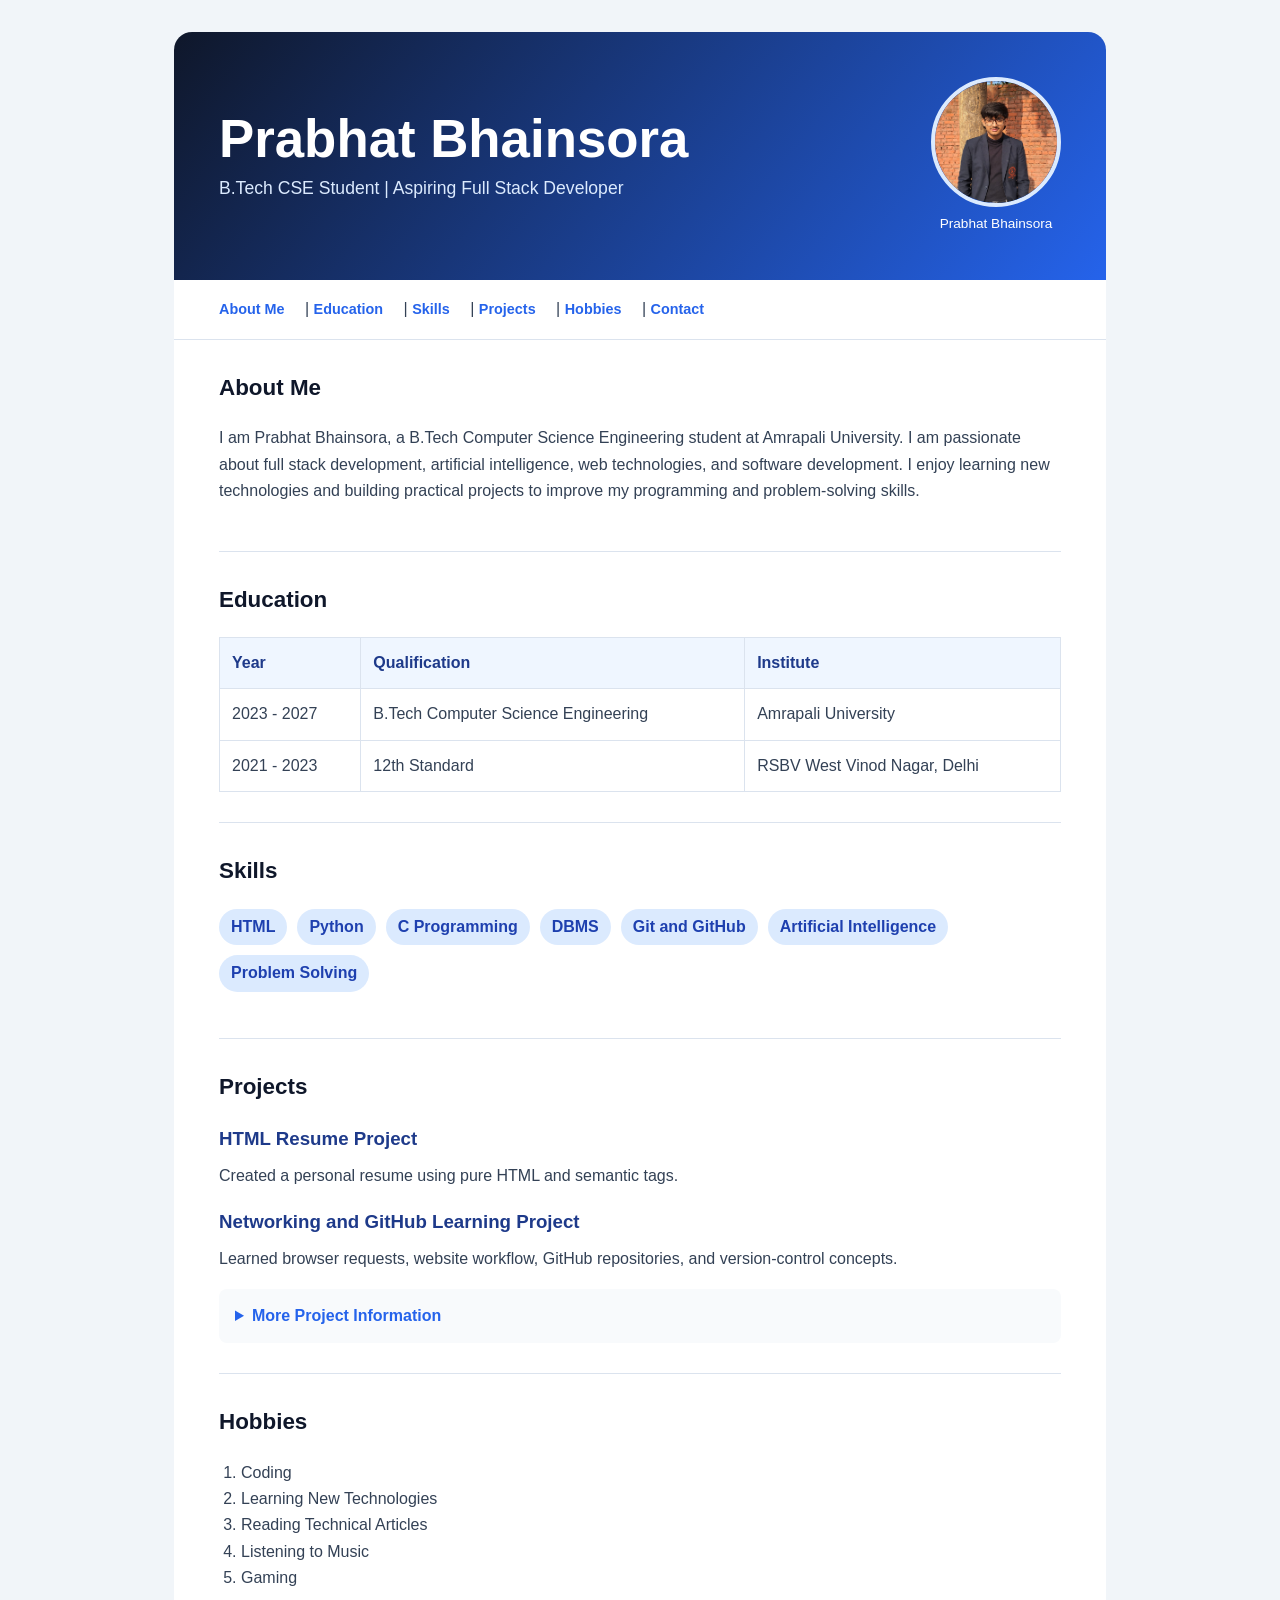
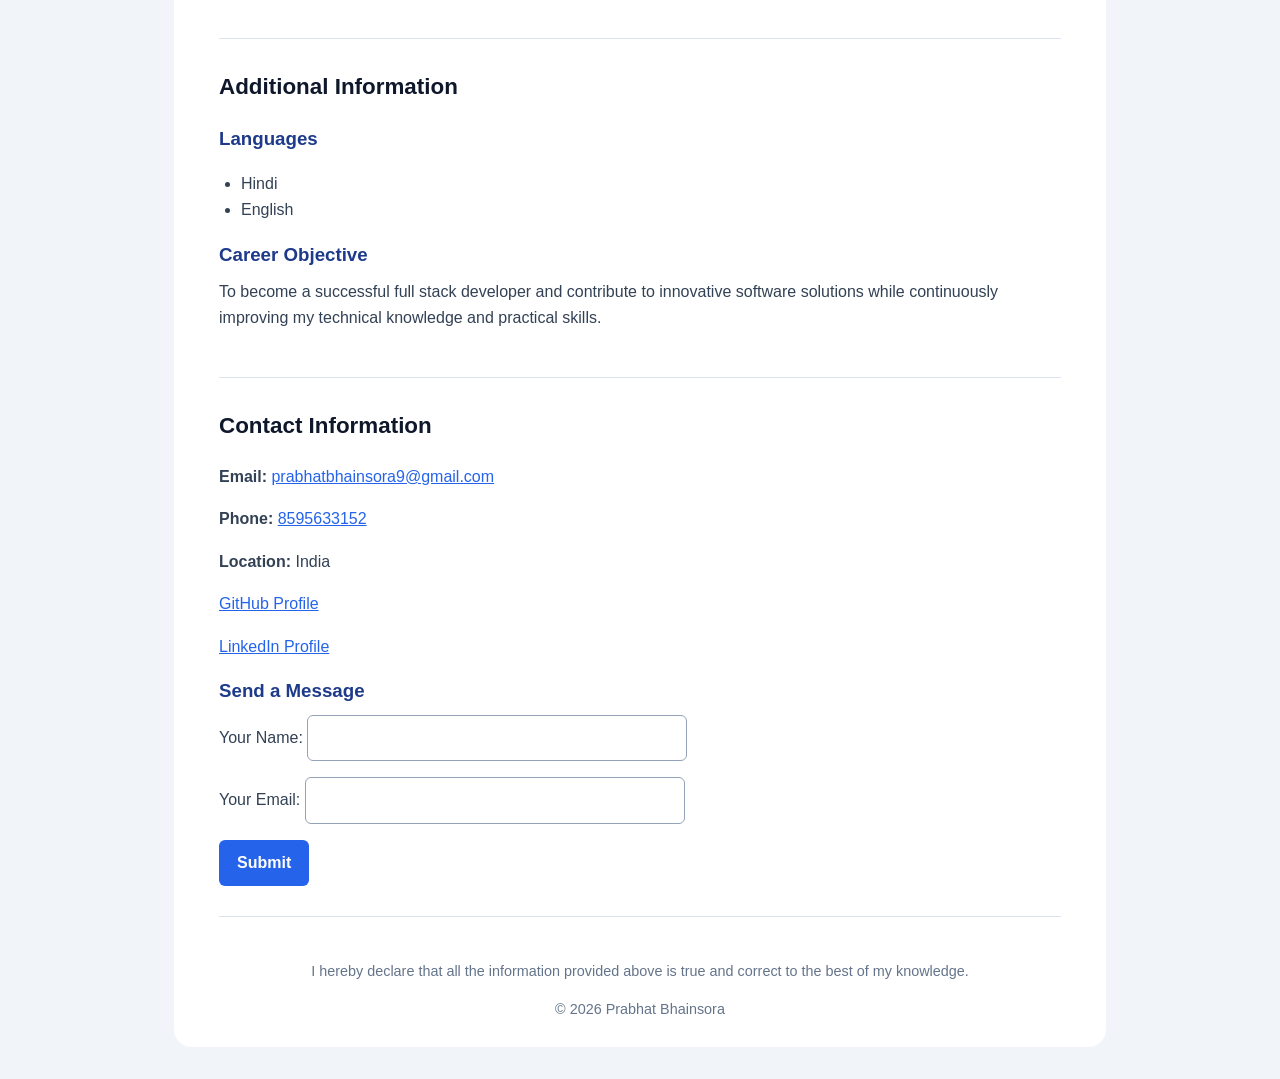
<file: resume/index.html>
<!DOCTYPE html>
<html lang="en">
<head>
  <meta charset="UTF-8">
  <meta name="viewport" content="width=device-width, initial-scale=1.0">
  <meta name="description" content="Personal resume of Prabhat Bhainsora.">
  <title>Prabhat Bhainsora - Resume</title>
  <link rel="stylesheet" href="./style.css">
</head>
<body>
  <header>
    <hgroup>
      <h1>Prabhat Bhainsora</h1>
      <p>B.Tech CSE Student | Aspiring Full Stack Developer</p>
    </hgroup>

    <figure>
      <img src="profileimg.jpeg" alt="Portrait of Prabhat Bhainsora" width="180" height="180">
      <figcaption>Prabhat Bhainsora</figcaption>
    </figure>
  </header>

  <nav aria-label="Resume navigation">
    <a href="#about">About Me</a> |
    <a href="#education">Education</a> |
    <a href="#skills">Skills</a> |
    <a href="#projects">Projects</a> |
    <a href="#hobbies">Hobbies</a> |
    <a href="#contact">Contact</a>
  </nav>

  <main>
    <section id="about">
      <h2>About Me</h2>
      <article>
        <p>I am Prabhat Bhainsora, a B.Tech Computer Science Engineering student at Amrapali University. I am passionate about full stack development, artificial intelligence, web technologies, and software development. I enjoy learning new technologies and building practical projects to improve my programming and problem-solving skills.</p>
      </article>
    </section>

    <section id="education">
      <h2>Education</h2>
      <table border="1">
        <thead>
          <tr>
            <th>Year</th>
            <th>Qualification</th>
            <th>Institute</th>
          </tr>
        </thead>
        <tbody>
          <tr>
            <td>2023 - 2027</td>
            <td>B.Tech Computer Science Engineering</td>
            <td>Amrapali University</td>
          </tr>
          <tr>
            <td>2021 - 2023</td>
            <td>12th Standard</td>
            <td>RSBV West Vinod Nagar, Delhi</td>
          </tr>
        </tbody>
      </table>
    </section>

    <section id="skills">
      <h2>Skills</h2>
      <ul>
        <li>HTML</li>
        <li>Python</li>
        <li>C Programming</li>
        <li>DBMS</li>
        <li>Git and GitHub</li>
        <li>Artificial Intelligence</li>
        <li>Problem Solving</li>
      </ul>
    </section>

    <section id="projects">
      <h2>Projects</h2>
      <article>
        <h3>HTML Resume Project</h3>
        <p>Created a personal resume using pure HTML and semantic tags.</p>
      </article>
      <article>
        <h3>Networking and GitHub Learning Project</h3>
        <p>Learned browser requests, website workflow, GitHub repositories, and version-control concepts.</p>
      </article>
      <details>
        <summary>More Project Information</summary>
        <p>I am currently learning full stack development and building projects to strengthen my web development and programming skills.</p>
      </details>
    </section>

    <section id="hobbies">
      <h2>Hobbies</h2>
      <ol>
        <li>Coding</li>
        <li>Learning New Technologies</li>
        <li>Reading Technical Articles</li>
        <li>Listening to Music</li>
        <li>Gaming</li>
      </ol>
    </section>

    <aside>
      <h2>Additional Information</h2>
      <h3>Languages</h3>
      <ul>
        <li>Hindi</li>
        <li>English</li>
      </ul>
      <h3>Career Objective</h3>
      <p>To become a successful full stack developer and contribute to innovative software solutions while continuously improving my technical knowledge and practical skills.</p>
    </aside>

    <section id="contact">
      <h2>Contact Information</h2>
      <p><strong>Email:</strong> <a href="mailto:prabhatbhainsora9@gmail.com">prabhatbhainsora9@gmail.com</a></p>
      <p><strong>Phone:</strong> <a href="tel:+918595633152">8595633152</a></p>
      <p><strong>Location:</strong> India</p>
      <p><a href="https://github.com/prabhatbhainsora9-blip" target="_blank" rel="noopener noreferrer">GitHub Profile</a></p>
      <p><a href="https://www.linkedin.com/in/prabhat-bhainsora-79515b326" target="_blank" rel="noopener noreferrer">LinkedIn Profile</a></p>

      <form action="#contact" method="get">
        <h3>Send a Message</h3>
        <p>
          <label for="visitor-name">Your Name:</label>
          <input id="visitor-name" name="name" type="text" required>
        </p>
        <p>
          <label for="visitor-email">Your Email:</label>
          <input id="visitor-email" name="email" type="email" required>
        </p>
        <button type="submit">Submit</button>
      </form>
    </section>
  </main>

  <footer>
    <p>I hereby declare that all the information provided above is true and correct to the best of my knowledge.</p>
    <p>&copy; 2026 Prabhat Bhainsora</p>
  </footer>
</body>
</html>
</file>
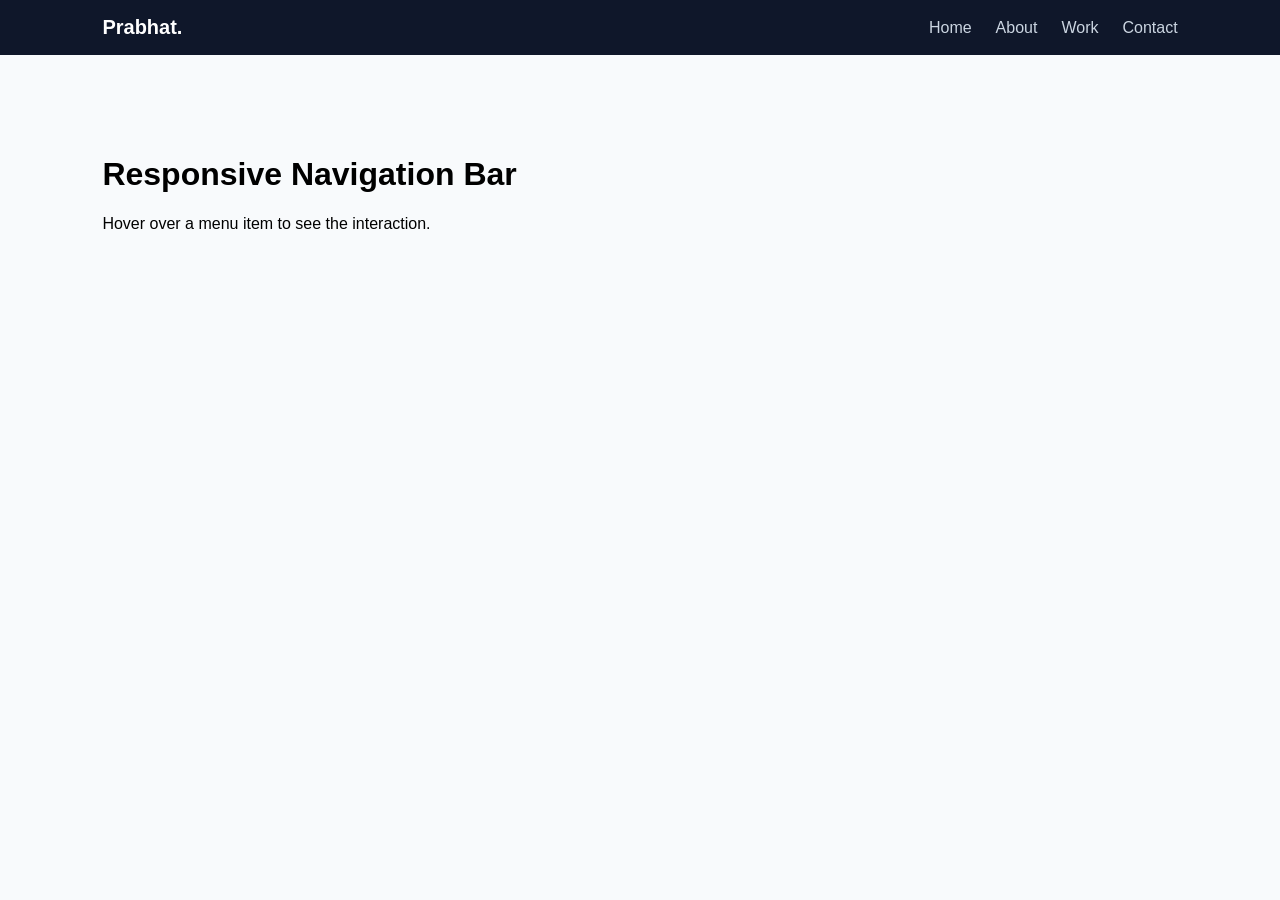
<file: projects/navbar/index.html>
<!DOCTYPE html>
<html lang="en">
<head>
  <meta charset="UTF-8"><meta name="viewport" content="width=device-width, initial-scale=1.0"><title>Navigation Bar</title>
  <style>
    * { box-sizing: border-box; } body { margin: 0; font-family: Arial, sans-serif; background: #f8fafc; } nav { display: flex; align-items: center; justify-content: space-between; padding: 16px 8%; color: white; background: #0f172a; } strong { font-size: 1.25rem; } ul { display: flex; gap: 24px; padding: 0; margin: 0; list-style: none; } a { padding: 8px 0; color: #cbd5e1; text-decoration: none; } a:hover { color: white; border-bottom: 2px solid #38bdf8; } main { padding: 80px 8%; } @media (max-width: 540px) { nav { align-items: flex-start; flex-direction: column; } ul { gap: 14px; flex-wrap: wrap; } }
  </style>
</head>
<body>
  <nav><strong>Prabhat.</strong><ul><li><a href="#home">Home</a></li><li><a href="#about">About</a></li><li><a href="#work">Work</a></li><li><a href="#contact">Contact</a></li></ul></nav>
  <main id="home"><h1>Responsive Navigation Bar</h1><p>Hover over a menu item to see the interaction.</p></main>
</body>
</html>
</file>
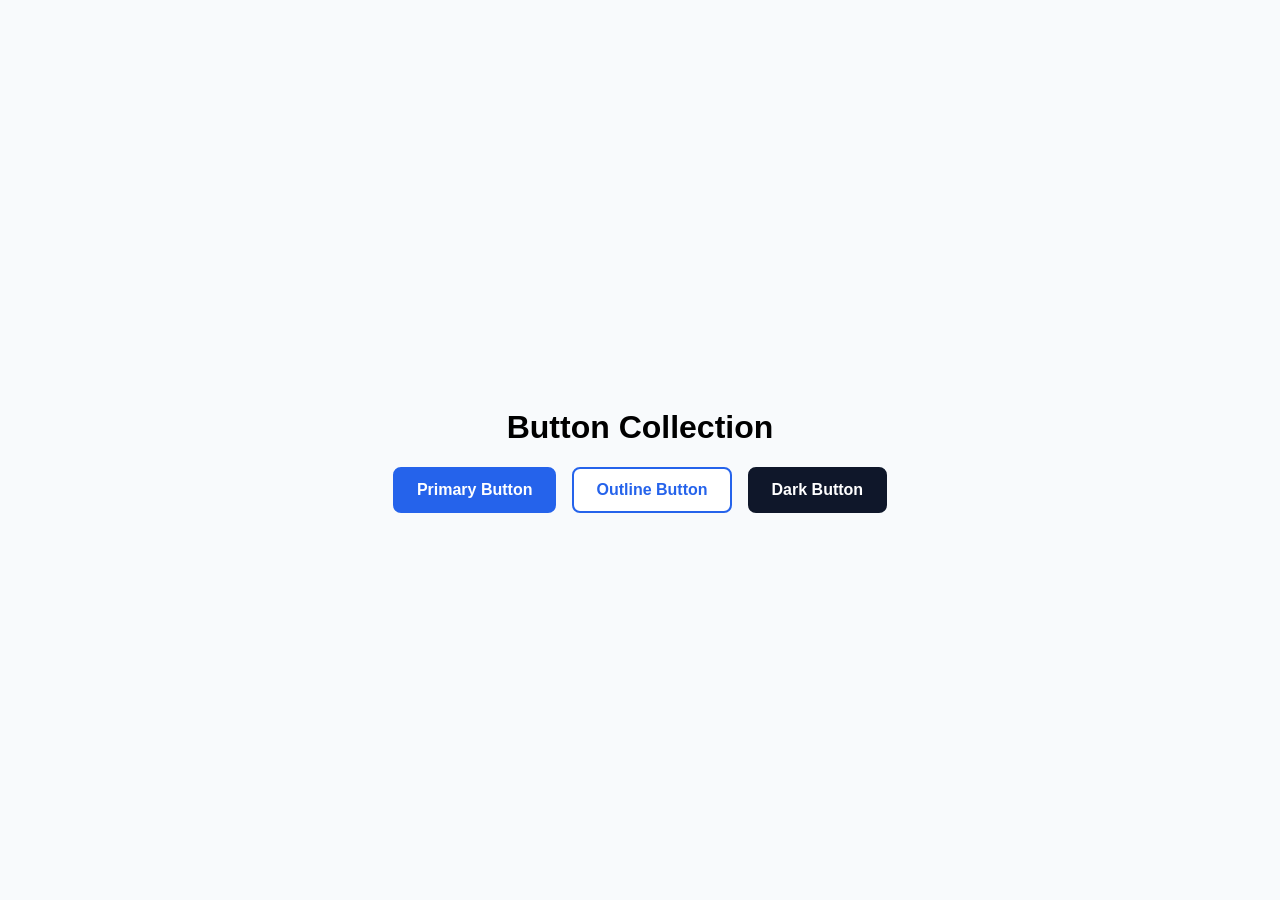
<file: projects/navbar/buttons/index.html>
<!DOCTYPE html>
<html lang="en">
<head>
  <meta charset="UTF-8"><meta name="viewport" content="width=device-width, initial-scale=1.0"><title>Button Collection</title>
  <style>
    * { box-sizing: border-box; } body { display: grid; min-height: 100vh; margin: 0; place-items: center; background: #f8fafc; font-family: Arial, sans-serif; } main { padding: 40px; text-align: center; } section { display: flex; gap: 16px; flex-wrap: wrap; justify-content: center; } button { padding: 12px 22px; border-radius: 8px; cursor: pointer; font: inherit; font-weight: bold; transition: .2s; } .primary { color: white; background: #2563eb; border: 2px solid #2563eb; } .primary:hover { background: #1d4ed8; transform: translateY(-3px); } .outline { color: #2563eb; background: white; border: 2px solid #2563eb; } .outline:hover { color: white; background: #2563eb; } .dark { color: white; background: #0f172a; border: 2px solid #0f172a; } .dark:hover { box-shadow: 0 7px 14px #0f172a55; transform: translateY(-3px); }
  </style>
</head>
<body><main><h1>Button Collection</h1><section><button class="primary">Primary Button</button><button class="outline">Outline Button</button><button class="dark">Dark Button</button></section></main></body>
</html>
</file>
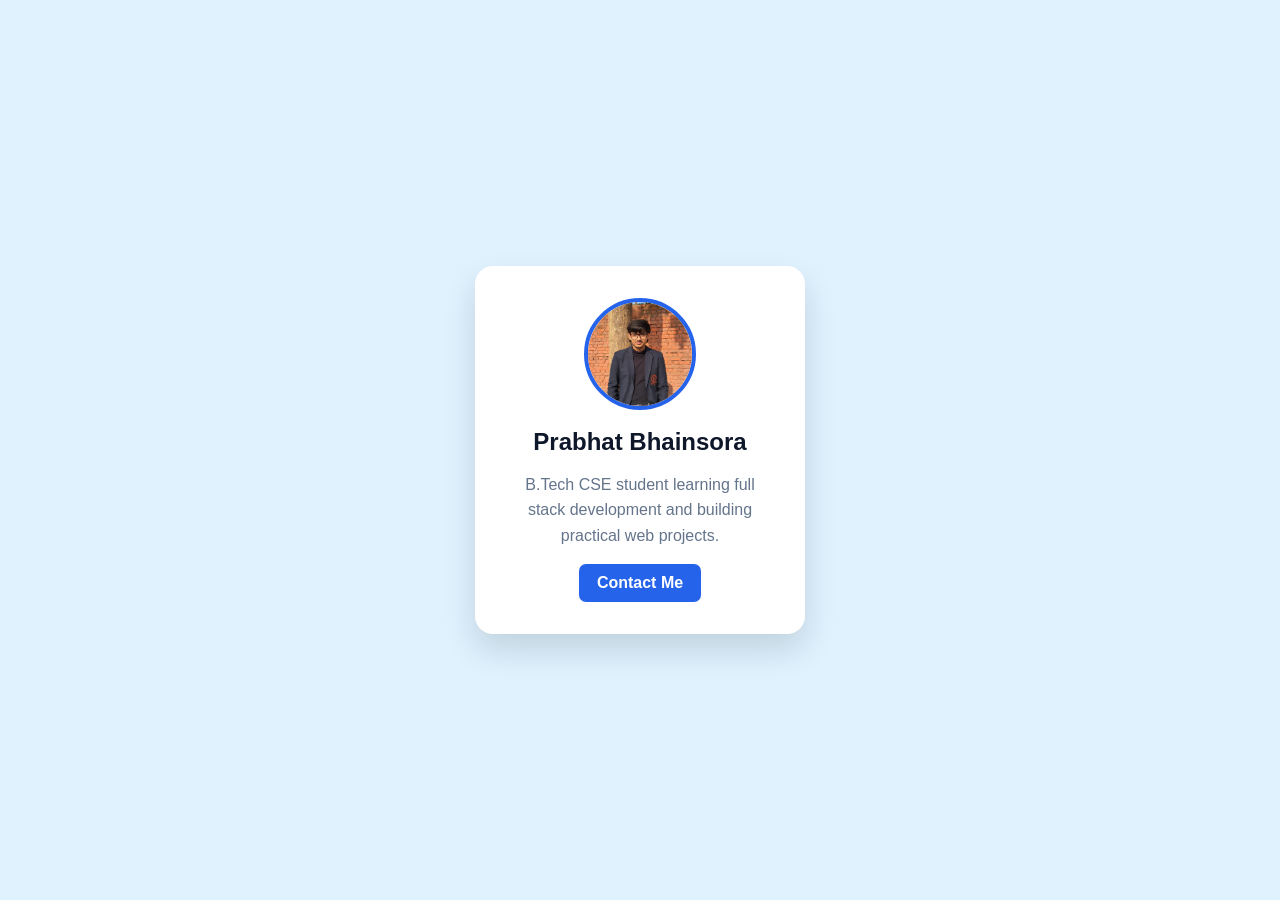
<file: projects/navbar/projects/profile-card/index.html>
<!DOCTYPE html>
<html lang="en">
<head>
  <meta charset="UTF-8"><meta name="viewport" content="width=device-width, initial-scale=1.0">
  <title>Profile Card</title>
  <style>
    * { box-sizing: border-box; } body { display: grid; min-height: 100vh; margin: 0; place-items: center; background: #e0f2fe; font-family: Arial, sans-serif; }
    article { width: min(90%, 330px); padding: 32px; text-align: center; background: white; border-radius: 18px; box-shadow: 0 16px 32px #0f172a24; }
    img { width: 112px; height: 112px; object-fit: cover; border: 4px solid #2563eb; border-radius: 50%; background: #bfdbfe; } h1 { margin: 14px 0 5px; color: #0f172a; font-size: 1.5rem; } p { color: #64748b; line-height: 1.6; } a { display: inline-block; padding: 10px 18px; color: white; background: #2563eb; border-radius: 7px; text-decoration: none; font-weight: bold; } a:hover { background: #1d4ed8; transform: translateY(-2px); }
  </style>
</head>
<body>
  <article><img src="profileimg.jpeg" alt="Prabhat Bhainsora"><h1>Prabhat Bhainsora</h1><p>B.Tech CSE student learning full stack development and building practical web projects.</p><a href="mailto:prabhatbhainsora9@gmail.com">Contact Me</a></article>
</body>
</html>
</file>
<file: resume/style.css>
:root {
  --navy: #0f172a;
  --blue: #2563eb;
  --sky: #eff6ff;
  --text: #334155;
  --muted: #64748b;
  --line: #dbe3ee;
  --white: #ffffff;
}

* { box-sizing: border-box; }
html { scroll-behavior: smooth; }
body { max-width: 980px; margin: 32px auto; padding: 0 24px; color: var(--text); background: #f1f5f9; font: 16px/1.65 Arial, Helvetica, sans-serif; }
header { display: flex; align-items: center; justify-content: space-between; gap: 30px; padding: 45px; color: var(--white); background: linear-gradient(130deg, var(--navy), var(--blue)); border-radius: 18px 18px 0 0; }
h1, h2, h3, p { margin-top: 0; }
h1 { margin-bottom: 6px; font-size: clamp(2rem, 5vw, 3.3rem); line-height: 1.1; }
hgroup p { margin-bottom: 0; color: #dbeafe; font-size: 1.1rem; }
figure { margin: 0; text-align: center; }
figure img { display: block; width: 130px; height: 130px; object-fit: cover; border: 4px solid #dbeafe; border-radius: 50%; background: #bfdbfe; }
figcaption { margin-top: 6px; font-size: .85rem; }
nav { padding: 16px 45px; background: var(--white); border-bottom: 1px solid var(--line); }
nav a { margin-right: 16px; color: var(--blue); text-decoration: none; font-size: .9rem; font-weight: 700; }
nav a:hover { text-decoration: underline; }
main { padding: 0 45px 18px; background: var(--white); }
section, aside { padding: 30px 0; border-bottom: 1px solid var(--line); }
h2 { color: var(--navy); font-size: 1.4rem; }
h3 { margin-bottom: 8px; color: #1e3a8a; }
ul, ol { padding-left: 22px; }
#skills ul { display: flex; flex-wrap: wrap; gap: 10px; padding: 0; list-style: none; }
#skills li { padding: 5px 12px; border-radius: 20px; color: #1e40af; background: #dbeafe; font-weight: 700; }
table { width: 100%; border-collapse: collapse; }
th, td { padding: 12px; border: 1px solid var(--line); text-align: left; }
th { color: #1e3a8a; background: var(--sky); }
article + article { margin-top: 18px; }
details { padding: 14px 16px; background: #f8fafc; border-radius: 8px; }
summary { cursor: pointer; color: var(--blue); font-weight: 700; }
a { color: var(--blue); }
input { width: min(100%, 380px); padding: 9px; border: 1px solid #94a3b8; border-radius: 6px; font: inherit; }
button { padding: 10px 18px; color: var(--white); background: var(--blue); border: 0; border-radius: 6px; cursor: pointer; font: inherit; font-weight: 700; }
button:hover { background: #1d4ed8; transform: translateY(-1px); }
footer { padding: 25px 45px; color: var(--muted); background: var(--white); border-radius: 0 0 18px 18px; text-align: center; font-size: .9rem; }
footer p:last-child { margin-bottom: 0; }
@media (max-width: 650px) { body { margin: 0; padding: 0; } header { padding: 32px 24px; border-radius: 0; } header img { width: 85px; height: 85px; } nav, main, footer { padding-left: 24px; padding-right: 24px; } nav a { display: inline-block; margin: 4px 12px 4px 0; } footer { border-radius: 0; } }
</file>
